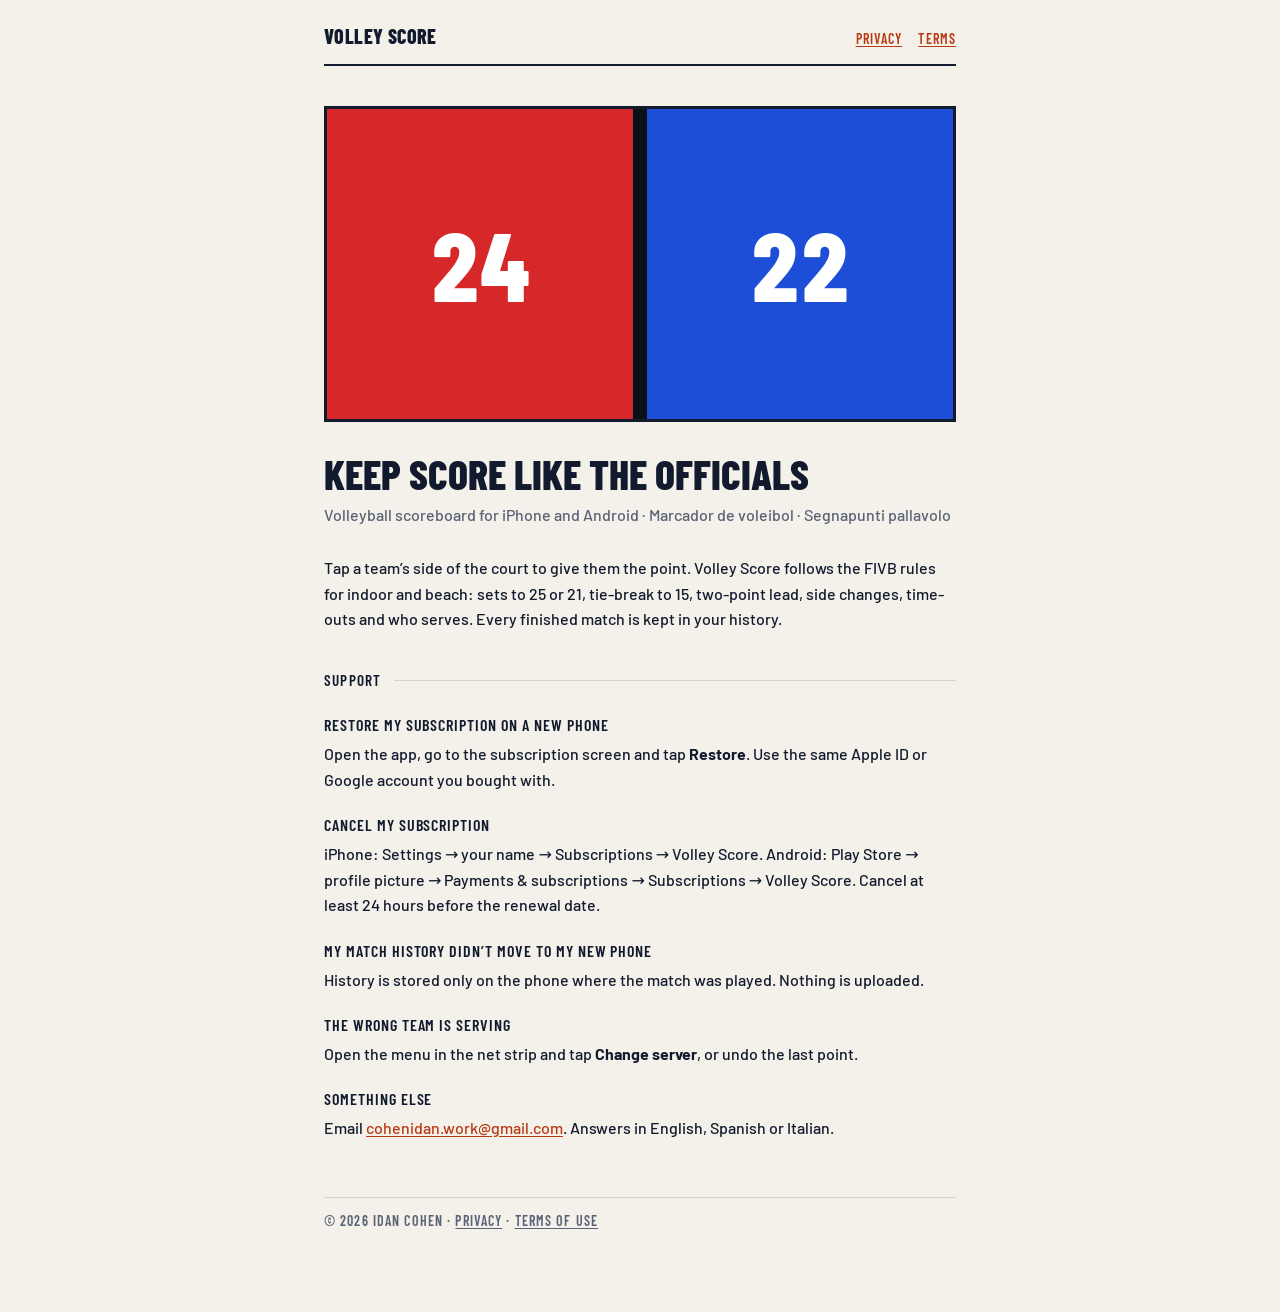
<file: index.html>
<!doctype html>
<html lang="en">
<head>
<meta charset="utf-8">
<meta name="viewport" content="width=device-width, initial-scale=1">
<title>Volley Score — volleyball scoreboard</title>
<meta name="description" content="A volleyball scoreboard for indoor and beach: sets, tie-break, time-outs, side changes and match history. iPhone and Android.">
<link rel="preconnect" href="https://fonts.googleapis.com">
<link rel="preconnect" href="https://fonts.gstatic.com" crossorigin>
<link href="https://fonts.googleapis.com/css2?family=Barlow+Condensed:wght@600;800&family=Barlow:wght@400;500;600&display=swap" rel="stylesheet">
<link rel="stylesheet" href="style.css">
</head>
<body>
<header><span class="mark">Volley Score</span><nav><a href="privacy.html">Privacy</a><a href="terms.html">Terms</a></nav></header>

<div class="court" aria-hidden="true"><span>24</span><i></i><span>22</span></div>

<h1>Keep score like the officials</h1>
<p class="sub">Volleyball scoreboard for iPhone and Android · Marcador de voleibol · Segnapunti pallavolo</p>

<p>Tap a team’s side of the court to give them the point. Volley Score follows the FIVB rules for indoor and
beach: sets to 25 or 21, tie-break to 15, two-point lead, side changes, time-outs and who serves. Every
finished match is kept in your history.</p>

<h2>Support</h2>
<dl>
  <dt>Restore my subscription on a new phone</dt>
  <dd>Open the app, go to the subscription screen and tap <strong>Restore</strong>. Use the same Apple ID or
      Google account you bought with.</dd>

  <dt>Cancel my subscription</dt>
  <dd>iPhone: Settings → your name → Subscriptions → Volley Score. Android: Play Store → profile picture →
      Payments &amp; subscriptions → Subscriptions → Volley Score. Cancel at least 24 hours before the renewal
      date.</dd>

  <dt>My match history didn’t move to my new phone</dt>
  <dd>History is stored only on the phone where the match was played. Nothing is uploaded.</dd>

  <dt>The wrong team is serving</dt>
  <dd>Open the menu in the net strip and tap <strong>Change server</strong>, or undo the last point.</dd>

  <dt>Something else</dt>
  <dd>Email <a href="mailto:cohenidan.work@gmail.com?subject=Volley%20Score%20support">cohenidan.work@gmail.com</a>.
      Answers in English, Spanish or Italian.</dd>
</dl>

<footer>© 2026 Idan Cohen · <a href="privacy.html">Privacy</a> · <a href="terms.html">Terms of use</a></footer>
</body>
</html>
</file>
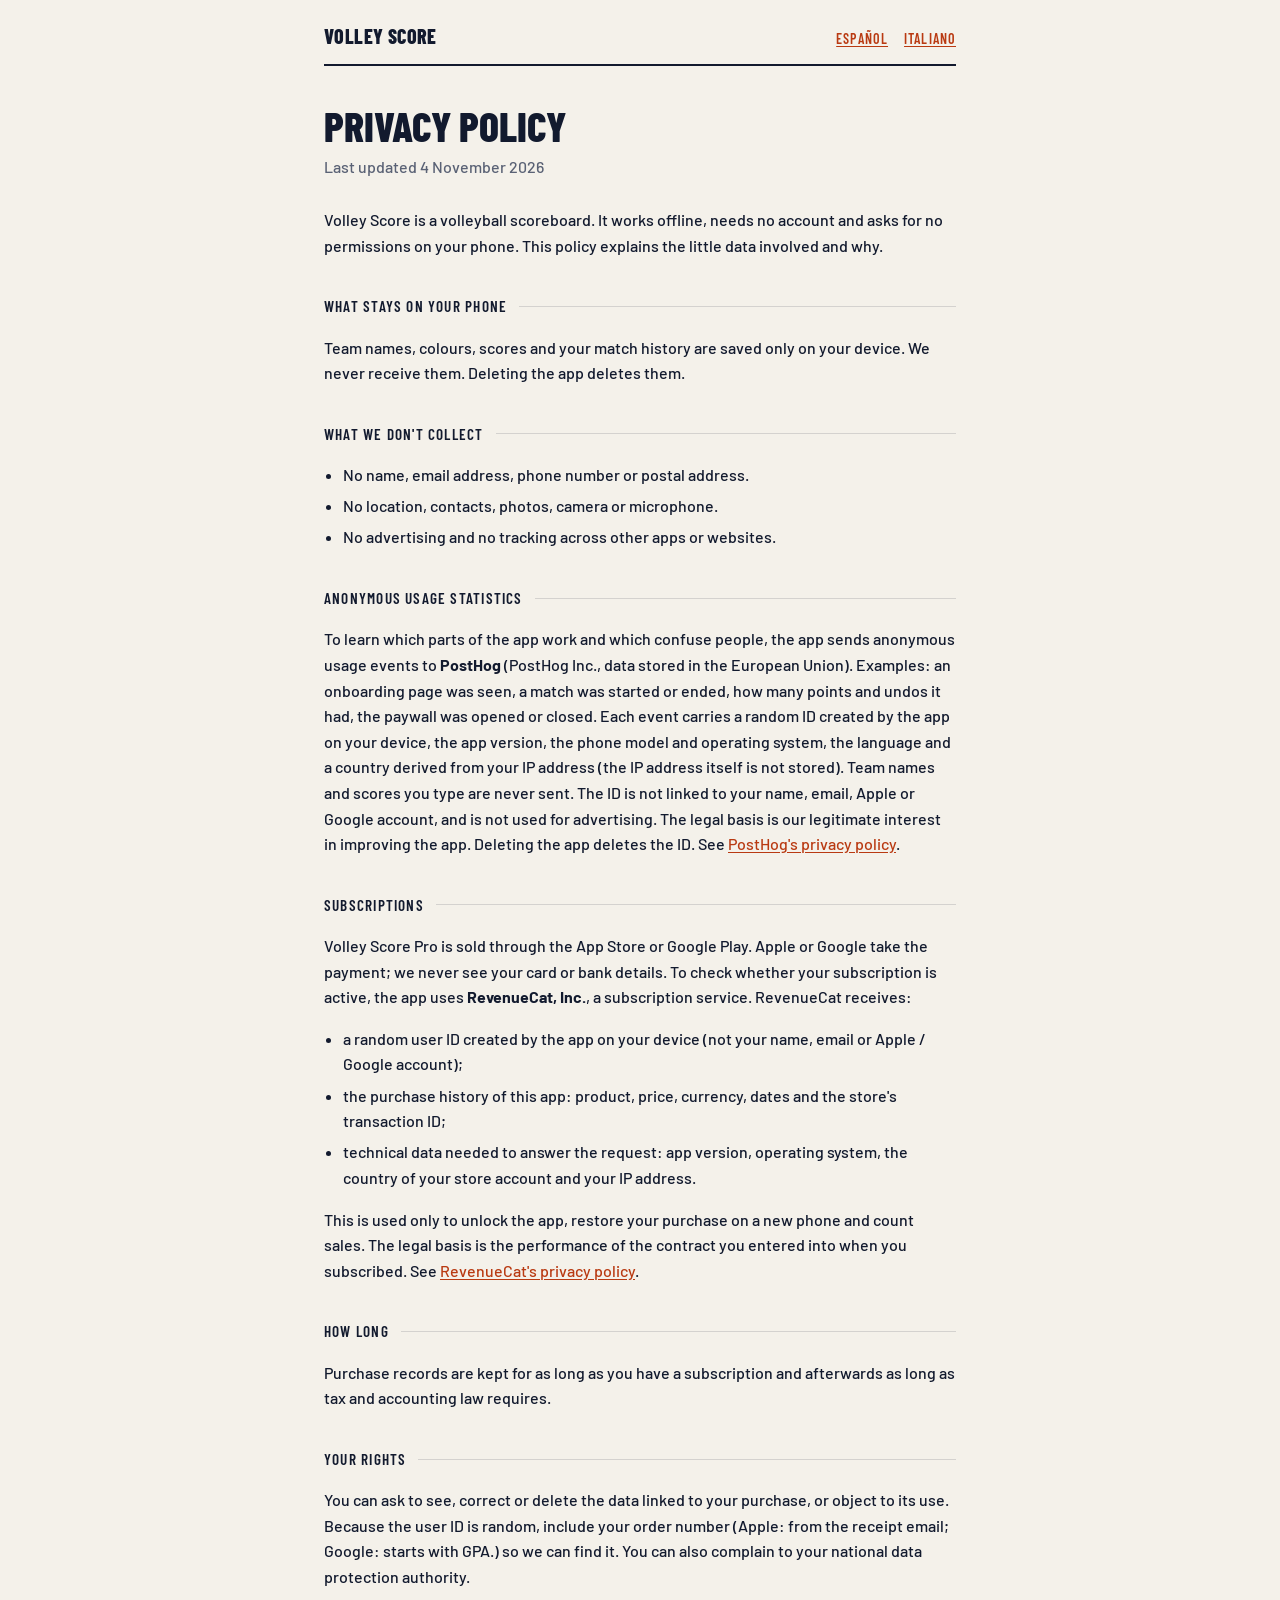
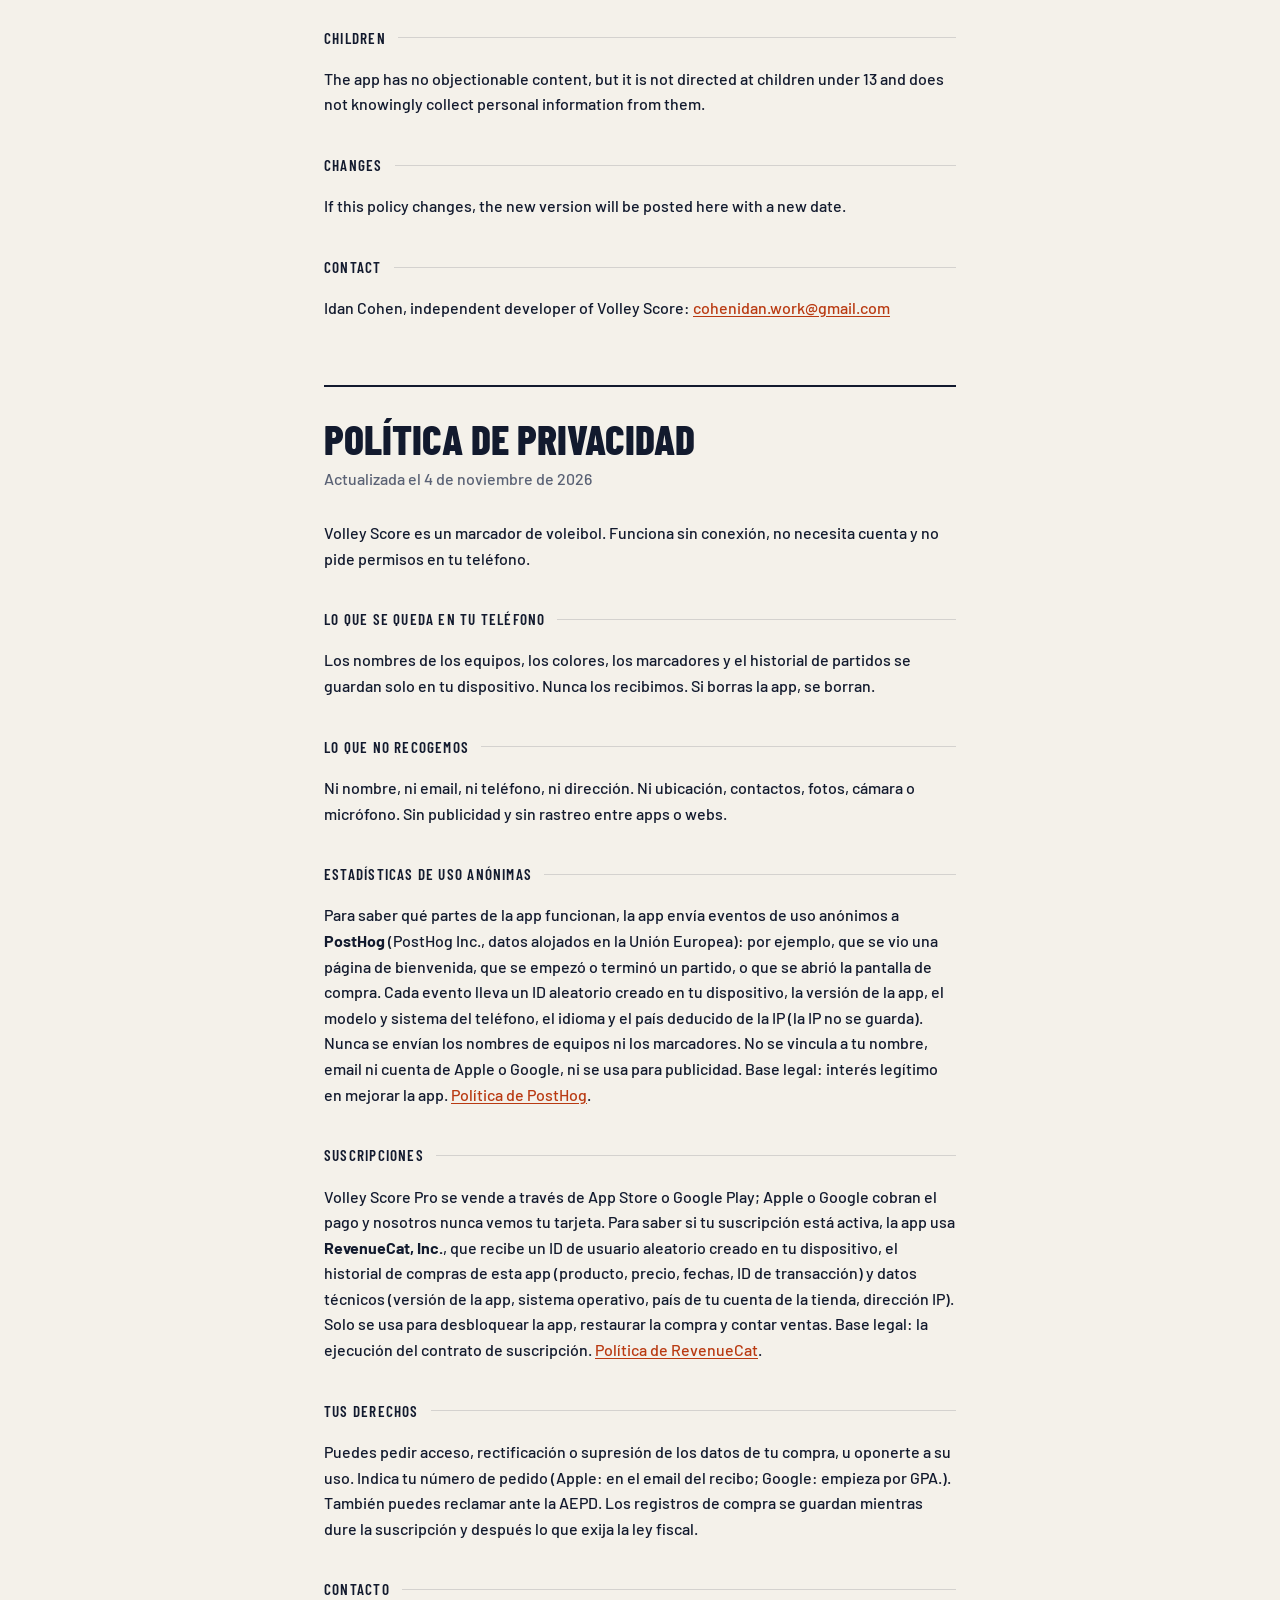
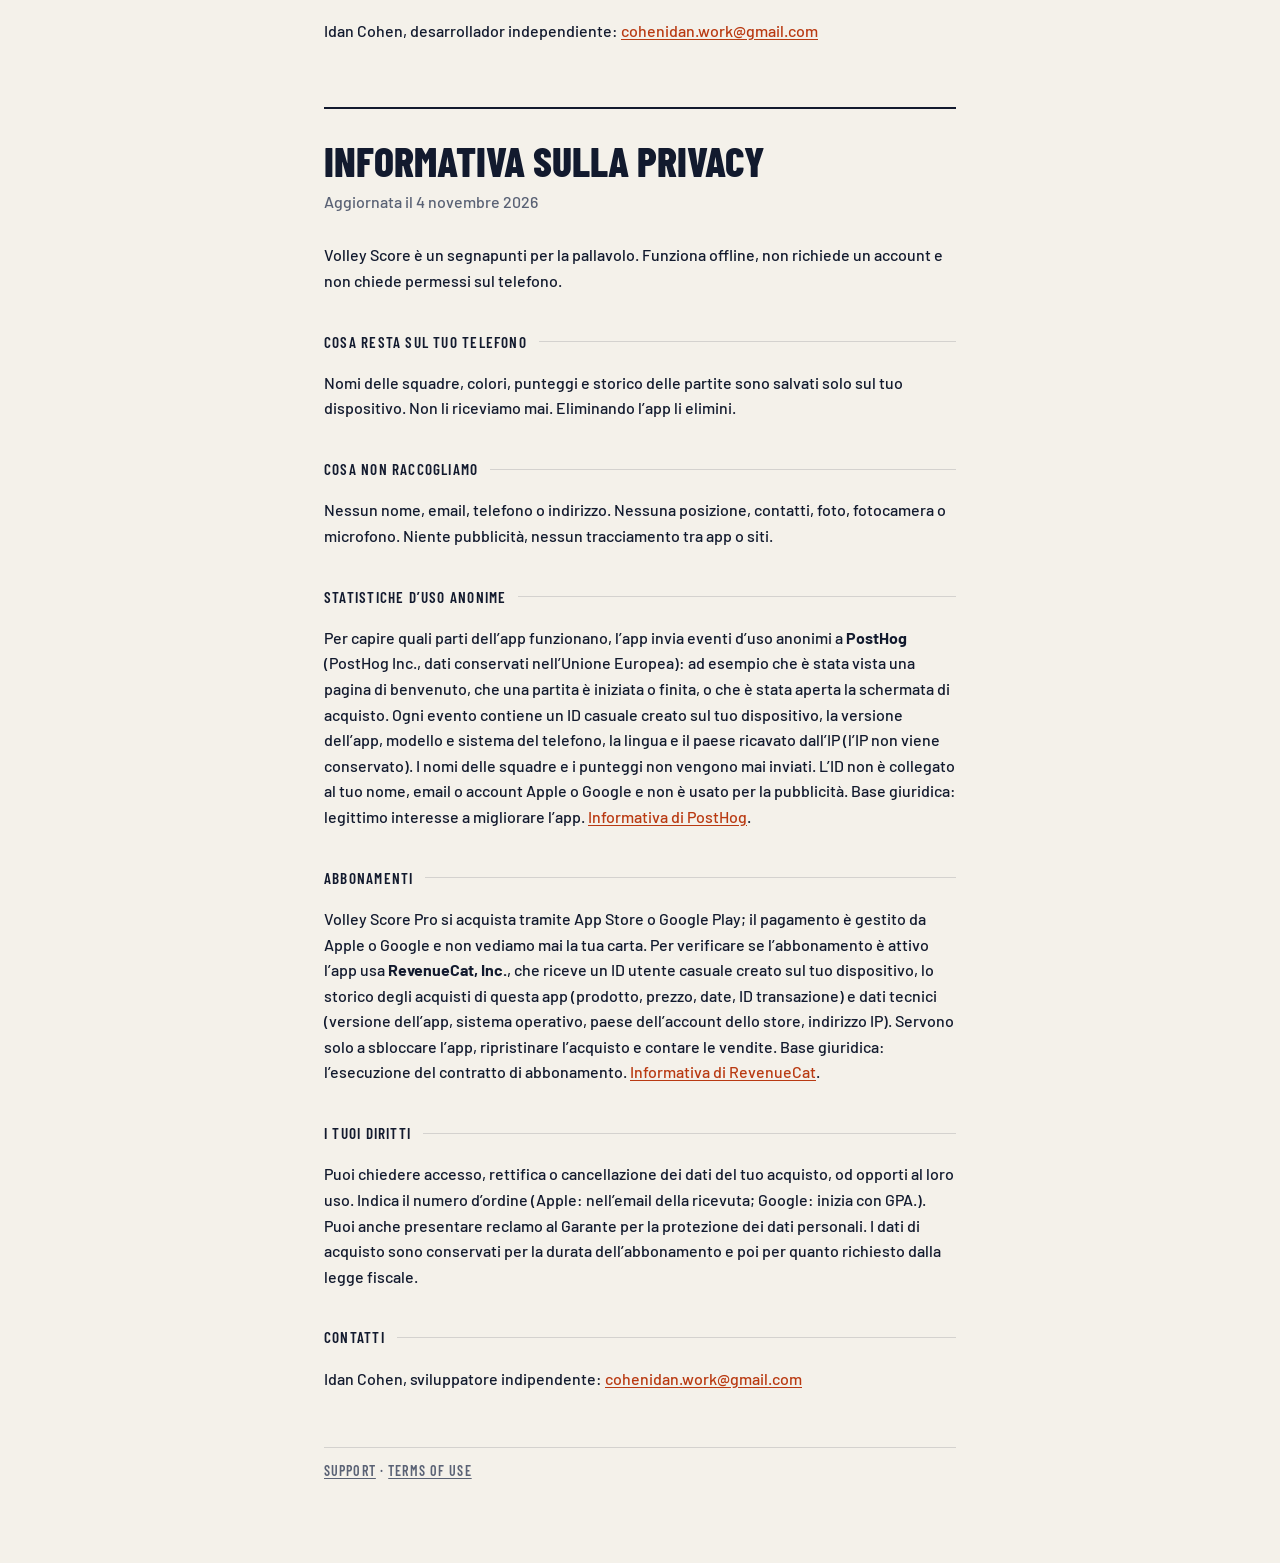
<file: privacy.html>
<!doctype html>
<html lang="en">
<head>
<meta charset="utf-8">
<meta name="viewport" content="width=device-width, initial-scale=1">
<title>Privacy Policy — Volley Score</title>
<link rel="preconnect" href="https://fonts.googleapis.com">
<link rel="preconnect" href="https://fonts.gstatic.com" crossorigin>
<link href="https://fonts.googleapis.com/css2?family=Barlow+Condensed:wght@600;800&family=Barlow:wght@400;500;600&display=swap" rel="stylesheet">
<link rel="stylesheet" href="style.css">
</head>
<body>
<header><a class="mark" href="./">Volley Score</a><nav><a href="#es">Español</a><a href="#it">Italiano</a></nav></header>

<h1>Privacy Policy</h1>
<p class="sub">Last updated 4 November 2026</p>

<p>Volley Score is a volleyball scoreboard. It works offline, needs no account and asks for no permissions on
your phone. This policy explains the little data involved and why.</p>

<h2>What stays on your phone</h2>
<p>Team names, colours, scores and your match history are saved only on your device. We never receive them.
Deleting the app deletes them.</p>

<h2>What we don't collect</h2>
<ul>
  <li>No name, email address, phone number or postal address.</li>
  <li>No location, contacts, photos, camera or microphone.</li>
  <li>No advertising and no tracking across other apps or websites.</li>
</ul>

<h2>Anonymous usage statistics</h2>
<p>To learn which parts of the app work and which confuse people, the app sends anonymous usage events to
<strong>PostHog</strong> (PostHog Inc., data stored in the European Union). Examples: an onboarding page was
seen, a match was started or ended, how many points and undos it had, the paywall was opened or closed. Each
event carries a random ID created by the app on your device, the app version, the phone model and operating
system, the language and a country derived from your IP address (the IP address itself is not stored).
Team names and scores you type are never sent. The ID is not linked to your name, email, Apple or Google
account, and is not used for advertising. The legal basis is our legitimate interest in improving the app.
Deleting the app deletes the ID. See <a href="https://posthog.com/privacy">PostHog's privacy policy</a>.</p>

<h2>Subscriptions</h2>
<p>Volley Score Pro is sold through the App Store or Google Play. Apple or Google take the payment; we never
see your card or bank details. To check whether your subscription is active, the app uses
<strong>RevenueCat, Inc.</strong>, a subscription service. RevenueCat receives:</p>
<ul>
  <li>a random user ID created by the app on your device (not your name, email or Apple / Google account);</li>
  <li>the purchase history of this app: product, price, currency, dates and the store's transaction ID;</li>
  <li>technical data needed to answer the request: app version, operating system, the country of your store
      account and your IP address.</li>
</ul>
<p>This is used only to unlock the app, restore your purchase on a new phone and count sales. The legal basis
is the performance of the contract you entered into when you subscribed. See
<a href="https://www.revenuecat.com/privacy/">RevenueCat's privacy policy</a>.</p>

<h2>How long</h2>
<p>Purchase records are kept for as long as you have a subscription and afterwards as long as tax and
accounting law requires.</p>

<h2>Your rights</h2>
<p>You can ask to see, correct or delete the data linked to your purchase, or object to its use. Because the
user ID is random, include your order number (Apple: from the receipt email; Google: starts with GPA.) so we
can find it. You can also complain to your national data protection authority.</p>

<h2>Children</h2>
<p>The app has no objectionable content, but it is not directed at children under 13 and does not knowingly
collect personal information from them.</p>

<h2>Changes</h2>
<p>If this policy changes, the new version will be posted here with a new date.</p>

<h2>Contact</h2>
<p>Idan Cohen, independent developer of Volley Score:
<a href="mailto:cohenidan.work@gmail.com?subject=Volley%20Score%20privacy">cohenidan.work@gmail.com</a></p>

<hr id="es">
<h1 lang="es">Política de privacidad</h1>
<div lang="es">
<p class="sub">Actualizada el 4 de noviembre de 2026</p>
<p>Volley Score es un marcador de voleibol. Funciona sin conexión, no necesita cuenta y no pide permisos en tu
teléfono.</p>
<h2>Lo que se queda en tu teléfono</h2>
<p>Los nombres de los equipos, los colores, los marcadores y el historial de partidos se guardan solo en tu
dispositivo. Nunca los recibimos. Si borras la app, se borran.</p>
<h2>Lo que no recogemos</h2>
<p>Ni nombre, ni email, ni teléfono, ni dirección. Ni ubicación, contactos, fotos, cámara o micrófono. Sin
publicidad y sin rastreo entre apps o webs.</p>
<h2>Estadísticas de uso anónimas</h2>
<p>Para saber qué partes de la app funcionan, la app envía eventos de uso anónimos a <strong>PostHog</strong>
(PostHog Inc., datos alojados en la Unión Europea): por ejemplo, que se vio una página de bienvenida, que se
empezó o terminó un partido, o que se abrió la pantalla de compra. Cada evento lleva un ID aleatorio creado en
tu dispositivo, la versión de la app, el modelo y sistema del teléfono, el idioma y el país deducido de la IP
(la IP no se guarda). Nunca se envían los nombres de equipos ni los marcadores. No se vincula a tu nombre,
email ni cuenta de Apple o Google, ni se usa para publicidad. Base legal: interés legítimo en mejorar la app.
<a href="https://posthog.com/privacy">Política de PostHog</a>.</p>
<h2>Suscripciones</h2>
<p>Volley Score Pro se vende a través de App Store o Google Play; Apple o Google cobran el pago y nosotros
nunca vemos tu tarjeta. Para saber si tu suscripción está activa, la app usa <strong>RevenueCat, Inc.</strong>,
que recibe un ID de usuario aleatorio creado en tu dispositivo, el historial de compras de esta app (producto,
precio, fechas, ID de transacción) y datos técnicos (versión de la app, sistema operativo, país de tu cuenta de
la tienda, dirección IP). Solo se usa para desbloquear la app, restaurar la compra y contar ventas. Base
legal: la ejecución del contrato de suscripción. <a href="https://www.revenuecat.com/privacy/">Política de
RevenueCat</a>.</p>
<h2>Tus derechos</h2>
<p>Puedes pedir acceso, rectificación o supresión de los datos de tu compra, u oponerte a su uso. Indica tu
número de pedido (Apple: en el email del recibo; Google: empieza por GPA.). También puedes reclamar ante la
AEPD. Los registros de compra se guardan mientras dure la suscripción y después lo que exija la ley fiscal.</p>
<h2>Contacto</h2>
<p>Idan Cohen, desarrollador independiente: <a href="mailto:cohenidan.work@gmail.com">cohenidan.work@gmail.com</a></p>
</div>

<hr id="it">
<h1 lang="it">Informativa sulla privacy</h1>
<div lang="it">
<p class="sub">Aggiornata il 4 novembre 2026</p>
<p>Volley Score è un segnapunti per la pallavolo. Funziona offline, non richiede un account e non chiede
permessi sul telefono.</p>
<h2>Cosa resta sul tuo telefono</h2>
<p>Nomi delle squadre, colori, punteggi e storico delle partite sono salvati solo sul tuo dispositivo. Non li
riceviamo mai. Eliminando l’app li elimini.</p>
<h2>Cosa non raccogliamo</h2>
<p>Nessun nome, email, telefono o indirizzo. Nessuna posizione, contatti, foto, fotocamera o microfono. Niente
pubblicità, nessun tracciamento tra app o siti.</p>
<h2>Statistiche d’uso anonime</h2>
<p>Per capire quali parti dell’app funzionano, l’app invia eventi d’uso anonimi a <strong>PostHog</strong>
(PostHog Inc., dati conservati nell’Unione Europea): ad esempio che è stata vista una pagina di benvenuto, che
una partita è iniziata o finita, o che è stata aperta la schermata di acquisto. Ogni evento contiene un ID
casuale creato sul tuo dispositivo, la versione dell’app, modello e sistema del telefono, la lingua e il paese
ricavato dall’IP (l’IP non viene conservato). I nomi delle squadre e i punteggi non vengono mai inviati. L’ID non
è collegato al tuo nome, email o account Apple o Google e non è usato per la pubblicità. Base giuridica:
legittimo interesse a migliorare l’app. <a href="https://posthog.com/privacy">Informativa di PostHog</a>.</p>
<h2>Abbonamenti</h2>
<p>Volley Score Pro si acquista tramite App Store o Google Play; il pagamento è gestito da Apple o Google e non
vediamo mai la tua carta. Per verificare se l’abbonamento è attivo l’app usa <strong>RevenueCat, Inc.</strong>,
che riceve un ID utente casuale creato sul tuo dispositivo, lo storico degli acquisti di questa app (prodotto,
prezzo, date, ID transazione) e dati tecnici (versione dell’app, sistema operativo, paese dell’account dello
store, indirizzo IP). Servono solo a sbloccare l’app, ripristinare l’acquisto e contare le vendite. Base
giuridica: l’esecuzione del contratto di abbonamento. <a href="https://www.revenuecat.com/privacy/">Informativa
di RevenueCat</a>.</p>
<h2>I tuoi diritti</h2>
<p>Puoi chiedere accesso, rettifica o cancellazione dei dati del tuo acquisto, od opporti al loro uso. Indica
il numero d’ordine (Apple: nell’email della ricevuta; Google: inizia con GPA.). Puoi anche presentare reclamo al
Garante per la protezione dei dati personali. I dati di acquisto sono conservati per la durata dell’abbonamento
e poi per quanto richiesto dalla legge fiscale.</p>
<h2>Contatti</h2>
<p>Idan Cohen, sviluppatore indipendente: <a href="mailto:cohenidan.work@gmail.com">cohenidan.work@gmail.com</a></p>
</div>

<footer><a href="./">Support</a> · <a href="terms.html">Terms of use</a></footer>
</body>
</html>
</file>
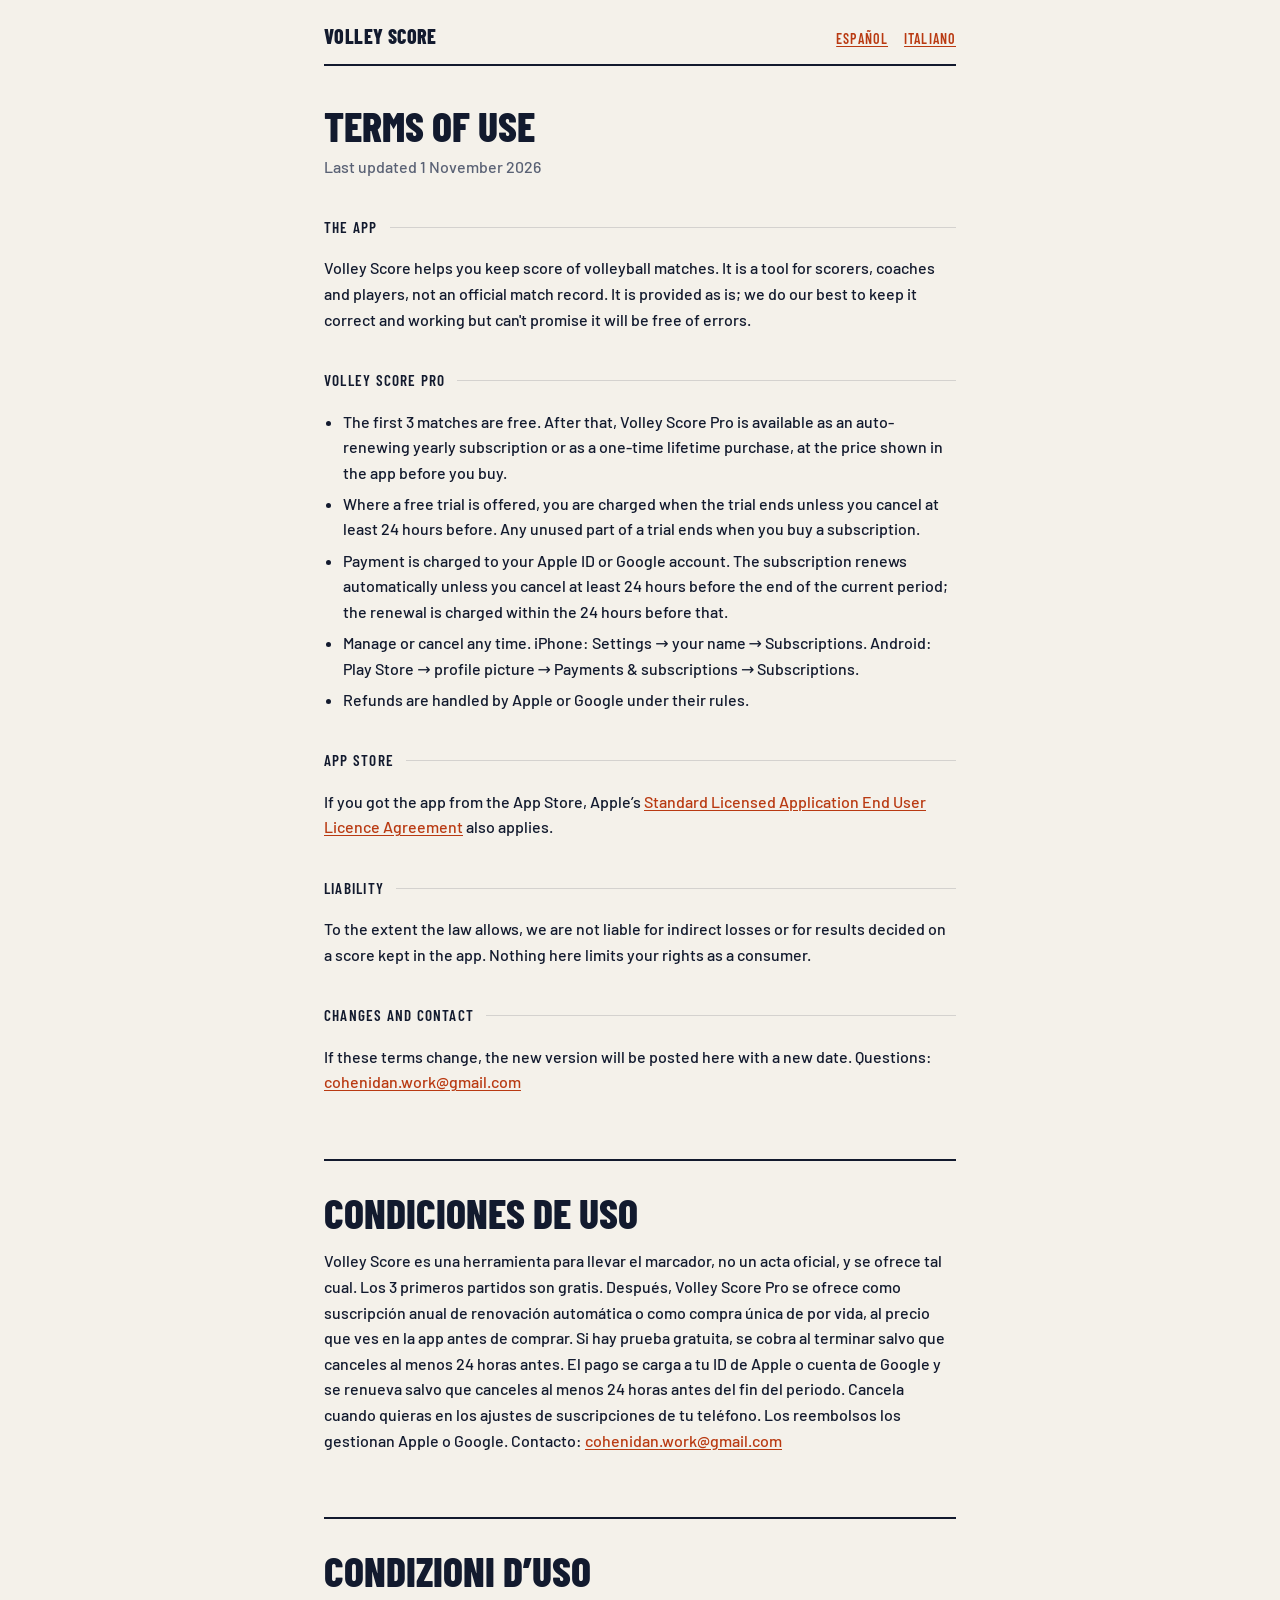
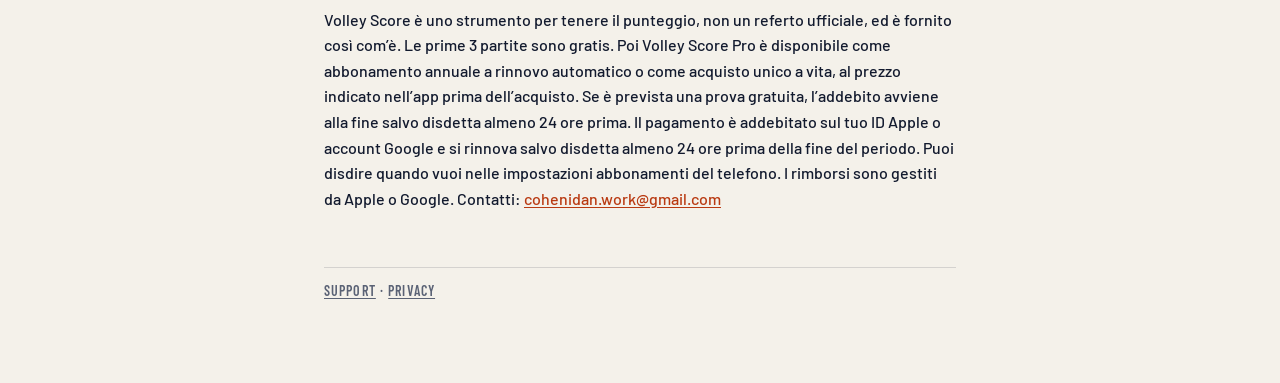
<file: terms.html>
<!doctype html>
<html lang="en">
<head>
<meta charset="utf-8">
<meta name="viewport" content="width=device-width, initial-scale=1">
<title>Terms of Use — Volley Score</title>
<link rel="preconnect" href="https://fonts.googleapis.com">
<link rel="preconnect" href="https://fonts.gstatic.com" crossorigin>
<link href="https://fonts.googleapis.com/css2?family=Barlow+Condensed:wght@600;800&family=Barlow:wght@400;500;600&display=swap" rel="stylesheet">
<link rel="stylesheet" href="style.css">
</head>
<body>
<header><a class="mark" href="./">Volley Score</a><nav><a href="#es">Español</a><a href="#it">Italiano</a></nav></header>

<h1>Terms of Use</h1>
<p class="sub">Last updated 1 November 2026</p>

<h2>The app</h2>
<p>Volley Score helps you keep score of volleyball matches. It is a tool for scorers, coaches and players, not
an official match record. It is provided as is; we do our best to keep it correct and working but can't
promise it will be free of errors.</p>

<h2>Volley Score Pro</h2>
<ul>
  <li>The first 3 matches are free. After that, Volley Score Pro is available as an auto-renewing yearly
      subscription or as a one-time lifetime purchase, at the price shown in the app before you buy.</li>
  <li>Where a free trial is offered, you are charged when the trial ends unless you cancel at least 24 hours
      before. Any unused part of a trial ends when you buy a subscription.</li>
  <li>Payment is charged to your Apple ID or Google account. The subscription renews automatically unless you
      cancel at least 24 hours before the end of the current period; the renewal is charged within the 24
      hours before that.</li>
  <li>Manage or cancel any time. iPhone: Settings → your name → Subscriptions. Android: Play Store → profile
      picture → Payments &amp; subscriptions → Subscriptions.</li>
  <li>Refunds are handled by Apple or Google under their rules.</li>
</ul>

<h2>App Store</h2>
<p>If you got the app from the App Store, Apple’s
<a href="https://www.apple.com/legal/internet-services/itunes/dev/stdeula/">Standard Licensed Application
End User Licence Agreement</a> also applies.</p>

<h2>Liability</h2>
<p>To the extent the law allows, we are not liable for indirect losses or for results decided on a score kept
in the app. Nothing here limits your rights as a consumer.</p>

<h2>Changes and contact</h2>
<p>If these terms change, the new version will be posted here with a new date. Questions:
<a href="mailto:cohenidan.work@gmail.com?subject=Volley%20Score">cohenidan.work@gmail.com</a></p>

<hr id="es">
<h1 lang="es">Condiciones de uso</h1>
<div lang="es">
<p>Volley Score es una herramienta para llevar el marcador, no un acta oficial, y se ofrece tal cual.
Los 3 primeros partidos son gratis. Después, Volley Score Pro se ofrece como suscripción anual de renovación
automática o como compra única de por vida, al precio que ves en la app antes de comprar. Si hay prueba gratuita, se cobra al terminar salvo que canceles al menos 24 horas antes. El
pago se carga a tu ID de Apple o cuenta de Google y se renueva salvo que canceles al menos 24 horas antes del
fin del periodo. Cancela cuando quieras en los ajustes de suscripciones de tu teléfono. Los reembolsos los
gestionan Apple o Google. Contacto: <a href="mailto:cohenidan.work@gmail.com">cohenidan.work@gmail.com</a></p>
</div>

<hr id="it">
<h1 lang="it">Condizioni d’uso</h1>
<div lang="it">
<p>Volley Score è uno strumento per tenere il punteggio, non un referto ufficiale, ed è fornito così com’è.
Le prime 3 partite sono gratis. Poi Volley Score Pro è disponibile come abbonamento annuale a rinnovo
automatico o come acquisto unico a vita, al prezzo indicato nell’app prima dell’acquisto. Se è prevista una prova gratuita, l’addebito avviene alla fine salvo disdetta almeno 24
ore prima. Il pagamento è addebitato sul tuo ID Apple o account Google e si rinnova salvo disdetta almeno 24
ore prima della fine del periodo. Puoi disdire quando vuoi nelle impostazioni abbonamenti del telefono. I
rimborsi sono gestiti da Apple o Google. Contatti: <a href="mailto:cohenidan.work@gmail.com">cohenidan.work@gmail.com</a></p>
</div>

<footer><a href="./">Support</a> · <a href="privacy.html">Privacy</a></footer>
</body>
</html>
</file>
<file: style.css>
:root { color-scheme: light; --paper: #F4F1EA; --ink: #121A2E; --soft: #5A6275; --rule: rgba(18,26,46,.14);
        --court: #E4572E; --deep: #B93A12; --net: #0B0F1A; }
* { box-sizing: border-box; }
body { max-width: 42rem; margin: 0 auto; padding: 1.25rem 1.25rem 5rem; background: var(--paper); color: var(--ink);
       font: 500 16px/1.6 Barlow, system-ui, sans-serif; }
header { display: flex; justify-content: space-between; align-items: baseline; padding-bottom: .75rem;
         border-bottom: 2px solid var(--ink); margin-bottom: 2.5rem; }
header nav a { margin-left: 1rem; }
.mark, h1, h2, header nav a, footer, dt { font-family: "Barlow Condensed", Barlow, sans-serif; }
.mark { font-weight: 800; font-size: 1.25rem; text-transform: uppercase; letter-spacing: .02em; color: var(--ink);
        text-decoration: none; }
header nav a, footer { text-transform: uppercase; letter-spacing: .08em; font-weight: 600; font-size: .875rem; }
h1 { font-weight: 800; text-transform: uppercase; font-size: 2.6rem; line-height: .95; margin: 0 0 .5rem; }
h2 { font-weight: 600; text-transform: uppercase; letter-spacing: .08em; font-size: .95rem; margin: 2.25rem 0 .6rem;
     display: flex; gap: .75rem; align-items: center; }
h2::after { content: ""; flex: 1; height: 1px; background: var(--rule); }
.sub { color: var(--soft); margin: 0 0 1.75rem; }
a { color: var(--deep); text-underline-offset: 2px; }
ul { padding-left: 1.2rem; }
li { margin: .35rem 0; }
dl { margin: 0; }
dt { font-weight: 600; text-transform: uppercase; letter-spacing: .06em; margin-top: 1.25rem; }
dd { margin: .2rem 0 0; color: var(--ink); }
hr { border: 0; border-top: 2px solid var(--ink); margin: 4rem 0 2rem; }
footer { margin-top: 3.5rem; padding-top: .75rem; border-top: 1px solid var(--rule); color: var(--soft); }
footer a { color: var(--soft); }
.court { display: flex; aspect-ratio: 2 / 1; border: 3px solid var(--ink); margin-bottom: 2rem; }
.court span { flex: 1; display: grid; place-items: center; color: #fff; font: 800 clamp(3rem, 16vw, 6rem)/1
              "Barlow Condensed", sans-serif; font-variant-numeric: tabular-nums; }
.court span:first-child { background: #D62828; }
.court span:last-child { background: #1D4ED8; }
.court i { width: 14px; background: var(--net); }
@media (max-width: 30rem) { h1 { font-size: 2.1rem; } }
</file>
